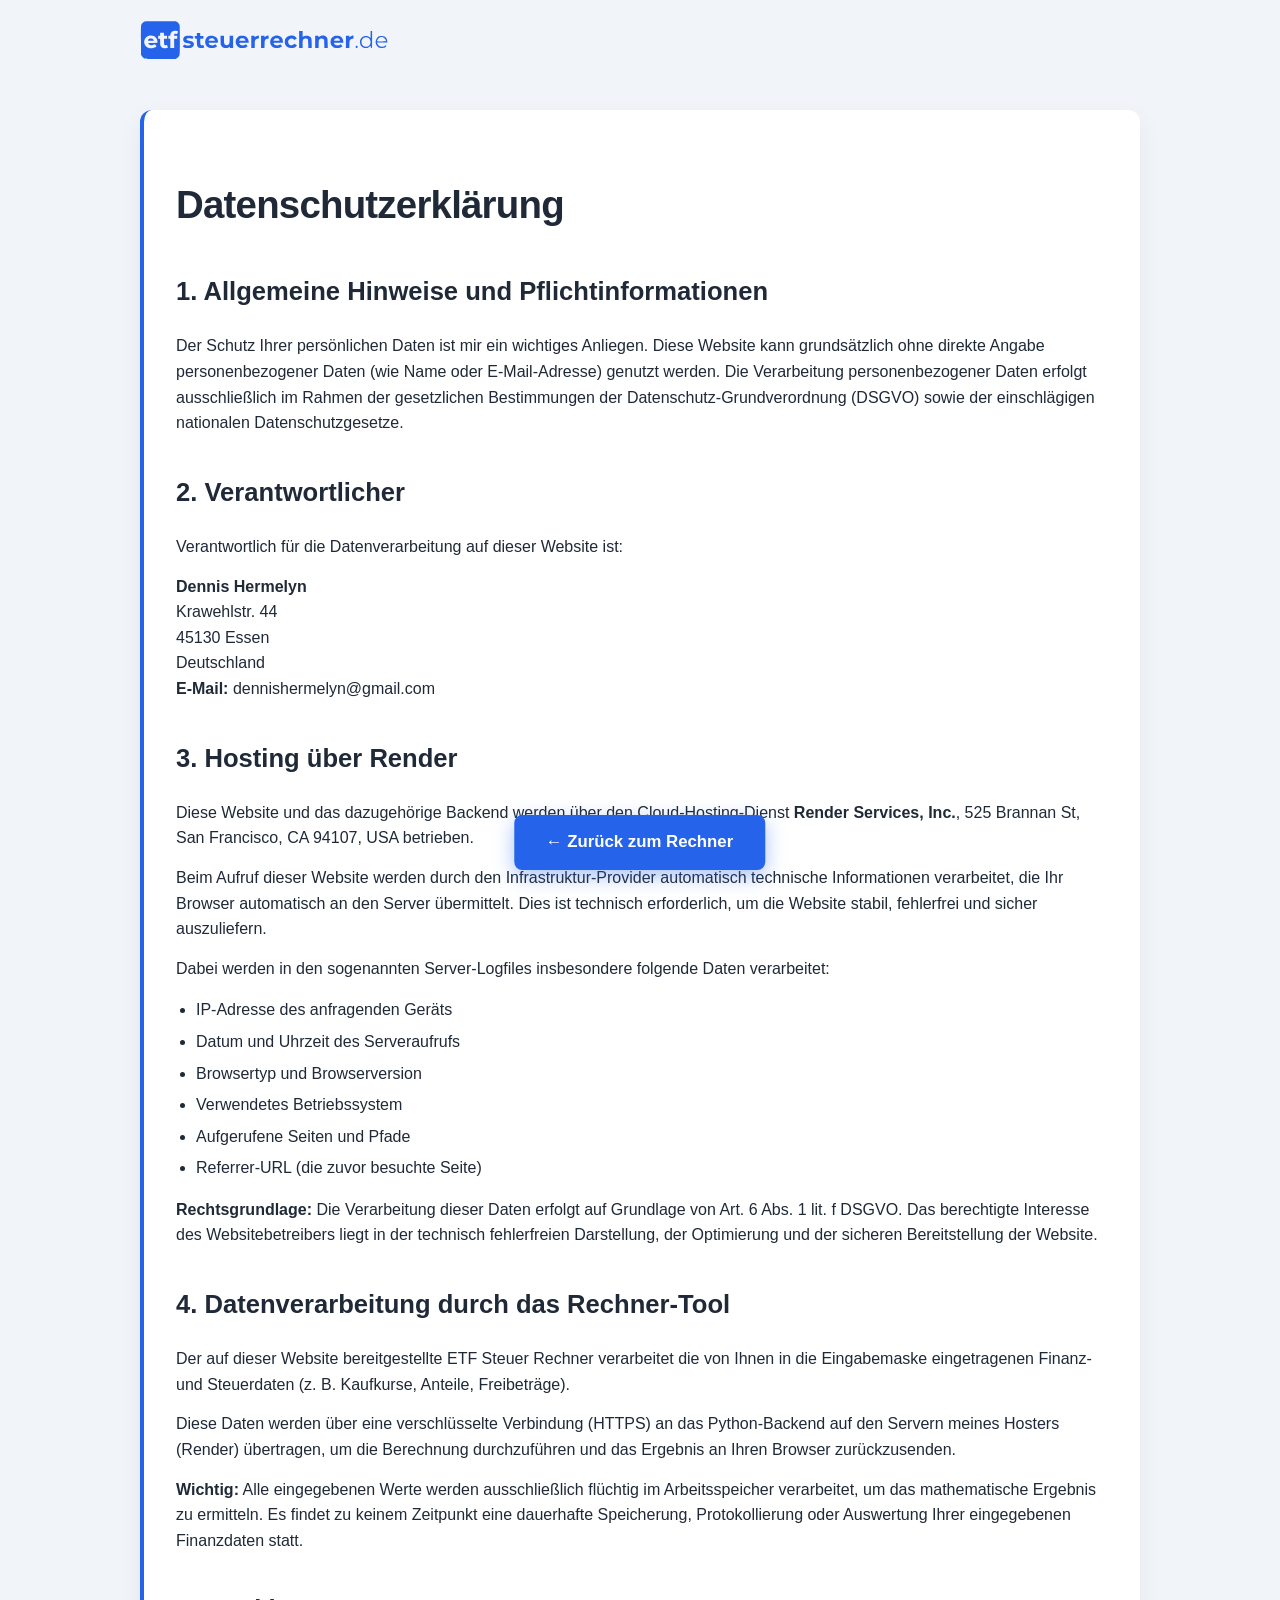
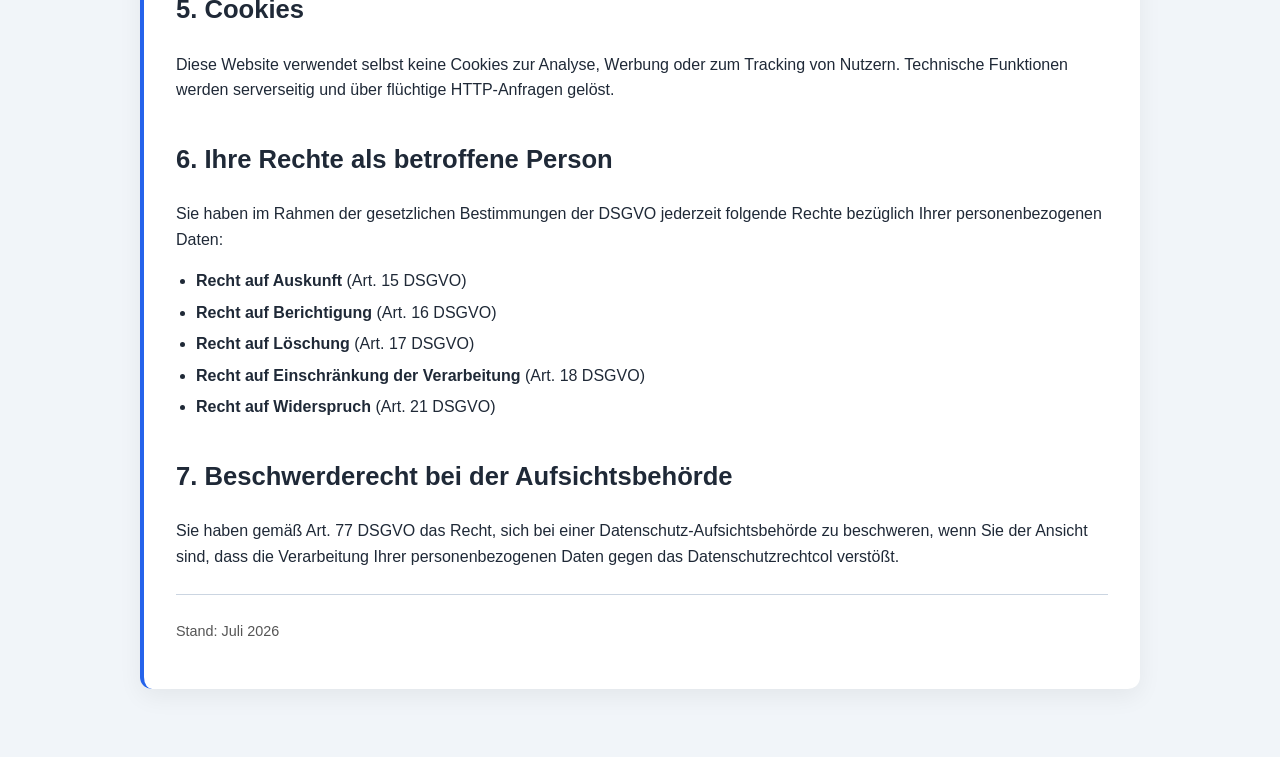
<file: templates/datenschutz.html>
<!DOCTYPE html>
<html lang="de">
<head>
    <meta charset="UTF-8">
    <meta name="viewport" content="width=device-width, initial-scale=1.0">
    <title>Datenschutzerklärung – ETF-Steuerrechner</title>
    <meta name="robots" content="noindex, follow">
    <link rel="stylesheet" href="/static/style.css">
</head>
<body>

    <header class="site-header">
        <div class="header-container">
            <a href="/" class="logo-link">
                <img src="/static/logo.svg" alt="ETF-Steuerrechner Logo" class="site-logo">
            </a>
        </div>
    </header>

    <main class="container">
        <section class="hero">
            <h1>Datenschutzerklärung</h1>
            
            <h2>1. Allgemeine Hinweise und Pflichtinformationen</h2>
            <p>
                Der Schutz Ihrer persönlichen Daten ist mir ein wichtiges Anliegen. Diese Website kann grundsätzlich ohne direkte Angabe personenbezogener Daten (wie Name oder E-Mail-Adresse) genutzt werden. 
                Die Verarbeitung personenbezogener Daten erfolgt ausschließlich im Rahmen der gesetzlichen Bestimmungen der Datenschutz-Grundverordnung (DSGVO) sowie der einschlägigen nationalen Datenschutzgesetze.
            </p>
            
            <h2>2. Verantwortlicher</h2>
            <p>Verantwortlich für die Datenverarbeitung auf dieser Website ist:</p>
            <p>
                <strong>Dennis Hermelyn</strong><br>
                Krawehlstr. 44<br>
                45130 Essen<br>
                Deutschland<br>
                <strong>E-Mail:</strong> dennishermelyn@gmail.com
            </p>
            
            <h2>3. Hosting über Render</h2>
            <p>
                Diese Website und das dazugehörige Backend werden über den Cloud-Hosting-Dienst <strong>Render Services, Inc.</strong>, 525 Brannan St, San Francisco, CA 94107, USA betrieben.
            </p>
            <p>
                Beim Aufruf dieser Website werden durch den Infrastruktur-Provider automatisch technische Informationen verarbeitet, die Ihr Browser automatisch an den Server übermittelt. Dies ist technisch erforderlich, um die Website stabil, fehlerfrei und sicher auszuliefern.
            </p>
            <p>Dabei werden in den sogenannten Server-Logfiles insbesondere folgende Daten verarbeitet:</p>
            <ul>
                <li>IP-Adresse des anfragenden Geräts</li>
                <li>Datum und Uhrzeit des Serveraufrufs</li>
                <li>Browsertyp und Browserversion</li>
                <li>Verwendetes Betriebssystem</li>
                <li>Aufgerufene Seiten und Pfade</li>
                <li>Referrer-URL (die zuvor besuchte Seite)</li>
            </ul>
            <p>
                <strong>Rechtsgrundlage:</strong> Die Verarbeitung dieser Daten erfolgt auf Grundlage von Art. 6 Abs. 1 lit. f DSGVO. Das berechtigte Interesse des Websitebetreibers liegt in der technisch fehlerfreien Darstellung, der Optimierung und der sicheren Bereitstellung der Website.
            </p>

            <h2>4. Datenverarbeitung durch das Rechner-Tool</h2>
            <p>
                Der auf dieser Website bereitgestellte ETF Steuer Rechner verarbeitet die von Ihnen in die Eingabemaske eingetragenen Finanz- und Steuerdaten (z. B. Kaufkurse, Anteile, Freibeträge). 
            </p>
            <p>
                Diese Daten werden über eine verschlüsselte Verbindung (HTTPS) an das Python-Backend auf den Servern meines Hosters (Render) übertragen, um die Berechnung durchzuführen und das Ergebnis an Ihren Browser zurückzusenden. 
            </p>
            <p>
                <strong>Wichtig:</strong> Alle eingegebenen Werte werden ausschließlich flüchtig im Arbeitsspeicher verarbeitet, um das mathematische Ergebnis zu ermitteln. Es findet zu keinem Zeitpunkt eine dauerhafte Speicherung, Protokollierung oder Auswertung Ihrer eingegebenen Finanzdaten statt.
            </p>

            <h2>5. Cookies</h2>
            <p>
                Diese Website verwendet selbst keine Cookies zur Analyse, Werbung oder zum Tracking von Nutzern. Technische Funktionen werden serverseitig und über flüchtige HTTP-Anfragen gelöst.
            </p>
            
            <h2>6. Ihre Rechte als betroffene Person</h2>
            <p>Sie haben im Rahmen der gesetzlichen Bestimmungen der DSGVO jederzeit folgende Rechte bezüglich Ihrer personenbezogenen Daten:</p>
            <ul>
                <li><strong>Recht auf Auskunft</strong> (Art. 15 DSGVO)</li>
                <li><strong>Recht auf Berichtigung</strong> (Art. 16 DSGVO)</li>
                <li><strong>Recht auf Löschung</strong> (Art. 17 DSGVO)</li>
                <li><strong>Recht auf Einschränkung der Verarbeitung</strong> (Art. 18 DSGVO)</li>
                <li><strong>Recht auf Widerspruch</strong> (Art. 21 DSGVO)</li>
            </ul>
            
            <h2>7. Beschwerderecht bei der Aufsichtsbehörde</h2>
            <p>
                Sie haben gemäß Art. 77 DSGVO das Recht, sich bei einer Datenschutz-Aufsichtsbehörde zu beschweren, wenn Sie der Ansicht sind, dass die Verarbeitung Ihrer personenbezogenen Daten gegen das Datenschutzrechtcol verstößt.
            </p>
            
            <hr class="trennlinie">
            <p style="font-size: 0.9em; color: #555;">Stand: Juli 2026</p>

            
            <!-- <p style="margin-top: 40px;">
                <a href="/" style="color: #2563eb; text-decoration: none; font-weight: bold;">← Zurück zum Rechner</a>
            </p> -->
            <a href="/" class="btn-back-fixed">← Zurück zum Rechner</a>
        </section>
    </main>

</body>
</html>
</file>
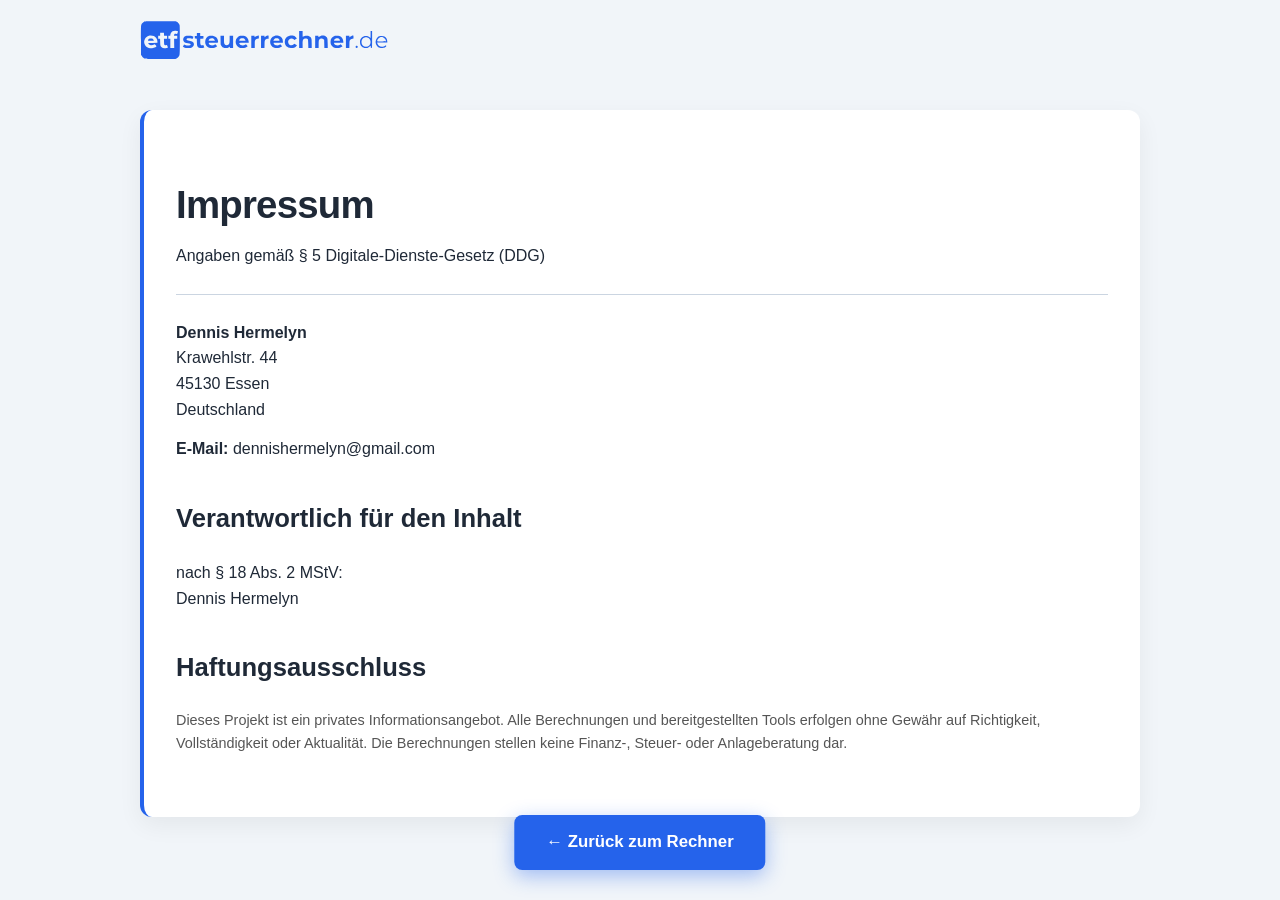
<file: templates/impressum.html>
<!DOCTYPE html>
<html lang="de">
<head>
    <meta charset="UTF-8">
    <meta name="viewport" content="width=device-width, initial-scale=1.0">
    <title>Impressum – ETF-Steuerrechner</title>
    <meta name="robots" content="noindex, follow">
    <link rel="stylesheet" href="/static/style.css">
</head>
<body>

    <header class="site-header">
        <div class="header-container">
            <a href="/" class="logo-link">
                <img src="/static/logo.svg" alt="ETF-Steuerrechner Logo" class="site-logo">
            </a>
        </div>
    </header>

    <main class="container">
        <section class="hero">
            <h1>Impressum</h1>
            <p>Angaben gemäß § 5 Digitale-Dienste-Gesetz (DDG)</p>
            
            <hr class="trennlinie">

            <p>
                <strong>Dennis Hermelyn</strong><br>
                Krawehlstr. 44<br>
                45130 Essen<br>
                Deutschland
            </p>
            <p><strong>E-Mail:</strong> dennishermelyn@gmail.com</p>

            <h2>Verantwortlich für den Inhalt</h2>
            <p>nach § 18 Abs. 2 MStV:<br>Dennis Hermelyn</p>

            <h2>Haftungsausschluss</h2>
            <p class="disclaimer">
                Dieses Projekt ist ein privates Informationsangebot. Alle Berechnungen und bereitgestellten Tools erfolgen ohne Gewähr auf Richtigkeit, Vollständigkeit oder Aktualität. Die Berechnungen stellen keine Finanz-, Steuer- oder Anlageberatung dar.
            </p>

            <a href="/" class="btn-back-fixed">← Zurück zum Rechner</a>

            <!-- <p style="margin-top: 40px;">
                <a href="/" style="color: #2563eb; text-decoration: none; font-weight: bold;">← Zurück zum Rechner</a>
            </p> -->
        </section>
    </main>

</body>
</html>
</file>
<file: static/style.css>
/* ==========================================================================
   1. GLOBAL & LAYOUT (Basis-Styling)
   ========================================================================== */
body {
  font-family: -apple-system, BlinkMacSystemFont, "Segoe UI", Roboto, Arial, sans-serif;
  line-height: 1.6;
  background: #f1f5f9;
  color: #1f2937;
  margin: 0;
}

p { 
  margin: 0 0 14px; 
}

.container {
  max-width: 1000px;
  margin: auto;
  padding: 40px 20px;
}

.site-header {
    width: 100%;
    background-color: transparent; 
    padding: 20px 0 0 0; /* Oben etwas Abstand, unten steuert das margin */
    margin-bottom: 10px; /* Drückt den nachfolgenden Content sanft nach unten */
}

/* Container, der sich an deine Seitenbreite anpasst */
.header-container {
    max-width: 1000px; /* Exakt an .container angepasst für perfekte Symmetrie */
    margin: 0 auto;
    padding: 0 20px;
    display: flex;
    justify-content: space-between; 
    align-items: center;
}

/* Die Klickfläche um das Logo */
.logo-link {
    display: inline-block;
    line-height: 0; /* Verhindert unschöne Abstände unter dem Bild */
}

/* Das Logo selbst begrenzen */
.site-logo {
    width: auto;
    height: 40px; /* Kontrolliert die Höhe. 40px ist ideal für Desktop & Mobil */
    max-width: 250px; /* Verhindert, dass es zu breit gezogen wird */
    display: block;
}

/* ==========================================================================
   2. SEKTIONEN & BLÖCKE (Hero, Tool, FAQ)
   ========================================================================== */
.hero, .faq {
  background: #ffffff;
  padding: 32px;
  border-radius: 12px;
  box-shadow: 0 8px 24px rgba(0,0,0,0.06);
  margin-bottom: 28px;
  border-left: 4px solid #2563eb;
}

.tool {
  background: #ffffff;
  padding: 30px;
  border-radius: 12px;
  margin: 50px 0 10px 0;
  box-shadow: 0 12px 30px rgba(0,0,0,0.08);
  border: 1px solid #e5e7eb;
  border-left: 4px solid #2563eb;
}

.box { 
  padding: 20px; 
  background: #f8fafc; 
  margin-top: 20px; 
  border-radius: 8px; 
  border: 1px solid #e2e8f0; 
}

/* ==========================================================================
   3. TYPOGRAFIE & DEKO-ELEMENTE
   ========================================================================== */
h1 {
  font-size: 2.4rem;
  margin-bottom: 8px;
  letter-spacing: -0.02em;
}

h2 {
  font-size: 1.6rem;
  margin-top: 36px;
}

ul { 
  padding-left: 20px; 
}

li { 
  margin-bottom: 6px; 
}

hr.trennlinie {
  border: none;
  border-top: 1px solid #cbd5e1;
  margin: 25px 0;
  opacity: 1;
}

iframe {
  width: 100%;
  height: 90vh;
  border: none;
  display: block;
}

footer {
  margin-top: 40px;
  font-size: 0.9em;
  color: #555;
}

.disclaimer {
  font-size: 0.9em;
  color: #555;
  margin-top: 2px;
  margin-bottom: 30px;
}

/* ==========================================================================
   4. FORMULARE, INPUTS & UTILITIES (Light Mode)
   ========================================================================== */
.form-group { 
  margin-bottom: 18px; 
}

label { 
  display: block; 
  font-weight: 600; 
  margin-bottom: 6px; 
  font-size: 0.95rem;
}

/* Einheitliches Styling für alle Eingabefelder */
input[type="number"], 
input[type="date"], 
input[type="text"], 
select { 
  width: 100%; 
  height: 42px;
  padding: 8px 12px;
  box-sizing: border-box; 
  border: 1px solid #cbd5e1; 
  border-radius: 6px; 
  background-color: #ffffff;
  color: #1f2937;
  font-family: inherit;
  font-size: 16px; /* Verhindert iOS-Autofokus-Zoom */
  line-height: normal;
  -webkit-appearance: none;
  appearance: none;
  transition: border-color 0.2s, box-shadow 0.2s;
} 

input[type="number"]:focus, 
input[type="date"]:focus, 
input[type="text"]:focus, 
select:focus {
  outline: none;
  border-color: #2563eb;
  box-shadow: 0 0 0 3px rgba(37, 99, 235, 0.15);
}

/* Checkbox-Gruppe Ausrichtung */
.checkbox-group {
  display: flex;
  align-items: center;
  gap: 8px;
  margin-top: 15px;
}

.checkbox-group label {
  display: inline;
  margin-bottom: 0;
  cursor: pointer;
}

.checkbox-group input[type="checkbox"] {
  width: auto;
  cursor: pointer;
  margin: 0;
}

/* ==========================================================================
   5. SPEZIFISCHE WIDGETS (Suchvorschläge, CSV Dropzone, Tooltips)
   ========================================================================== */
/* Suchergebnisse Dropdown */
#such_ergebnisse {
  display: none;
  position: absolute;
  width: 100%;
  max-height: 200px;
  overflow-y: auto;
  z-index: 1000;
  border: 1px solid #cbd5e1; 
  border-radius: 6px;
  background-color: #ffffff; 
  box-shadow: 0px 4px 10px rgba(0, 0, 0, 0.08);
  margin-top: 4px;
}

.search-suggestion {
  padding: 10px 12px; 
  cursor: pointer;
  background-color: #ffffff;
  color: #1f2937; 
  font-family: inherit;
  font-size: 1rem; 
}

.search-suggestion:hover {
  background-color: #2563eb !important; 
  color: #ffffff !important;
}

/* CSV Upload Dropzone */
.upload-dropzone {
  border: 2px dashed #cbd5e1;
  border-radius: 6px;
  padding: 12px 20px; 
  text-align: center;
  background-color: #ffffff;
  cursor: pointer;
  transition: border-color 0.2s, background-color 0.2s, box-shadow 0.2s;
}

.upload-dropzone.dragover {
  border-color: #2563eb;
  background-color: rgba(37, 99, 235, 0.05);
  box-shadow: 0 0 0 3px rgba(37, 99, 235, 0.15);
}

.dropzone-content {
  display: flex;
  flex-direction: row; 
  align-items: center;
  justify-content: center;
  gap: 15px;
  flex-wrap: wrap;
}

.dropzone-icon { font-size: 1.3rem; }
.dropzone-text { margin: 0; color: #475569; font-size: 0.9rem; }
.dropzone-text strong { color: #2563eb; }

.file-name-preview {
  font-size: 0.95rem;
  font-weight: 700;
  color: #1f2937;
  border-left: 2px solid #cbd5e1;
  padding-left: 15px;
}


.tooltip-icon {
  display: inline-flex;
  align-items: center;
  justify-content: center;
  width: 16px;
  height: 16px;
  background-color: #cbd5e1;
  color: #475569;
  font-size: 0.75rem;
  font-weight: bold;
  border-radius: 50%;
  margin-left: 6px;
  cursor: help;
  position: relative;
  vertical-align: middle;
}

.tooltip-icon::after {
  content: attr(data-tooltip);
  position: absolute;
  bottom: 130%;
  left: 50%;
  transform: translateX(-50%);
  width: 260px;
  padding: 8px 12px;
  background-color: #1e293b;
  color: #ffffff;
  font-size: 0.85rem;
  font-weight: normal;
  line-height: 1.4;
  border-radius: 6px;
  box-shadow: 0 4px 12px rgba(0, 0, 0, 0.15);
  z-index: 1000;
  opacity: 0;
  pointer-events: none;
  transition: opacity 0.2s ease, transform 0.2s ease;
}

.tooltip-icon::before {
  content: "";
  position: absolute;
  bottom: 110%;
  left: 50%;
  transform: translateX(-50%);
  border-width: 6px;
  border-style: solid;
  border-color: #1e293b transparent transparent transparent;
  z-index: 1000;
  opacity: 0;
  pointer-events: none;
  transition: opacity 0.2s ease;
}

.tooltip-icon:hover::after, .tooltip-icon:hover::before {
  opacity: 1;
}

/* --- EINHEITLICHE SYSTEM-MELDUNGEN --- */

/* Gemeinsame Basis für alle Boxen */
.message-box {
    padding: 12px 16px;
    border-radius: 6px;
    font-size: 0.9rem;
    font-weight: 500;
    line-height: 1.4;
    margin: 12px 0;
    border: 1px solid transparent;
}

/* ⚠️ WARNUNGEN (z.B. Unvollständige Zeilen) */
.message-warning {
    background-color: #fffbeb; /* Sanftes Gelb */
    border-color: #fde047;
    color: #b45309;
}

/* 🛑 FEHLER (Für Abbrüche oder Serverfehler) */
.message-error {
    background-color: #fff1f2; /* Sanftes Rot */
    border-color: #fecdd3;
    color: #e11d48;
}

/* --- DARK MODE ERGÄNZUNGEN --- */
@media (prefers-color-scheme: dark) {
    /* Warnungen im Dark Mode */
    .message-warning {
        background-color: rgba(251, 191, 36, 0.1) !important; /* Transparentes Amber */
        border-color: rgba(251, 191, 36, 0.4) !important;
        color: #fcd34d !important;
    }

    /* Fehler im Dark Mode */
    .message-error {
        background-color: rgba(244, 63, 94, 0.1) !important; /* Transparentes Rose */
        border-color: rgba(244, 63, 94, 0.4) !important;
        color: #fda4af !important;
    }
}

/* ==========================================================================
   6. TABELLEN & BUTTONS (Desktop-Ansicht)
   ========================================================================== */
table { 
  width: 100%; 
  border-collapse: collapse; 
  margin-top: 20px; 
  margin-bottom: 15px;
}

th, td { 
  padding: 12px 10px; 
  text-align: left; 
}

th { 
  background-color: #f1f5f9; 
  font-weight: 600;
  color: #475569;
}

td {
  color: #000000; /* Sattes Schwarz für gute Lesbarkeit der Werte */
  font-weight: 600;
}

.btn-add { 
  background-color: #2563eb;
  color: white; 
  border: none; 
  padding: 10px 20px; 
  border-radius: 6px; 
  cursor: pointer; 
  font-weight: 600;
  margin-top: 10px; 
  transition: background 0.2s;
}
.btn-add:hover { background-color: #1d4ed8; }

.btn-delete { 
  background-color: #ef4444;
  color: white; 
  border: none; 
  padding: 6px 12px; 
  border-radius: 6px; 
  cursor: pointer; 
  font-size: 0.9rem;
  transition: background 0.2s;
}
.btn-delete:hover { background-color: #dc2626; }

/* Akkoridons & Modals */
details { margin-bottom: 12px; }
summary { cursor: pointer; font-weight: bold; padding: 10px 0; }
summary:hover { color: #2563eb; }

.modal {
  display: none;
  position: fixed;
  z-index: 1000;
  left: 0; top: 0; width: 100%; height: 100%;
  background-color: rgba(0,0,0,0.5);
}

.modal-content {
  background: white;
  color: #1f2937;
  margin: 5% auto;
  padding: 30px;
  border-radius: 10px;
  max-width: 700px;
  max-height: 80vh;
  overflow-y: auto;
}

.close {
  float: right;
  font-size: 28px;
  cursor: pointer;
  position: sticky;
  top: 0;
}

button:active, 
.btn-add:active, 
.btn-delete:active {
  transform: scale(0.96); /* Der Button schrumpft beim Drücken um 4% */
  box-shadow: inset 0 2px 4px rgba(0, 0, 0, 0.2); /* Erzeugt einen inneren Schatten für Tiefe */
  filter: brightness(0.9); /* Macht die Farbe ganz leicht dunkler */
}

/* Sorgt dafür, dass alle Buttons geschmeidig federn */
button, .btn-add, .btn-delete {
  transition: transform 0.1s ease, background-color 0.2s, box-shadow 0.2s;
}

/* Überschreibt nur die Hintergrundfarbe und den Rahmen für den Löschknopf */
.btn-add.btn-danger {
    background-color: #dc3545;
    border-color: #dc3545;
    color: white;
}

/* Optional: Ein etwas dunkleres Rot, wenn man mit der Maus darüber fährt */
.btn-add.btn-danger:hover {
    background-color: #c82333;
    border-color: #bd2130;
}

/* Styling für die Einklapp-Knöpfe (Nutzt dein blaues Design) */
.btn-toggle-table {
    width: 100%;
    background-color: #2563eb;
    color: white; 
    border: none; 
    padding: 10px 20px; 
    border-radius: 6px; 
    cursor: pointer; 
    font-weight: 600;
    margin-top: 10px; 
    margin-bottom: 10px;
    transition: background 0.2s;
    text-align: center;
}

/* Hover-Effekt wie bei .btn-add */
.btn-toggle-table:hover { 
    background-color: #1d4ed8; 
}

/* Die Platzhalter-Zeile im Light Mode */
.placeholder-row td {
    text-align: center;
    font-style: italic;
    background-color: #f1f5f9 !important;
    color: #64748b;
    padding: 12px !important;
    font-size: 0.95em;
    border: 1px dashed #cbd5e1;
}

/* ==========================================================================
   7. RECHNER-ERGEBNISSE (KPI Cards & PDF)
   ========================================================================== */
#ergebnis_container h2 {
  margin-top: 0;
  color: #2563eb; 
}

.kpi-wrapper {
  display: flex; 
  justify-content: space-between; 
  gap: 20px; 
  margin-bottom: 30px;
}

.kpi-card {
  flex: 1; 
  background: #f8fafc; 
  padding: 20px; 
  border-radius: 8px; 
  box-shadow: inset 0 0 0 1px #e2e8f0; 
  text-align: center;
}

.kpi-label {
  font-size: 0.85rem; 
  color: #64748b; 
  font-weight: 700; 
  display: block; 
  margin-bottom: 8px;
  text-transform: uppercase; 
  letter-spacing: 0.05em;
}

.kpi-wert {
  font-size: 1.8rem; 
  font-weight: 800; 
  letter-spacing: -0.02em;
}

.kpi-green { color: #10b981; }
.kpi-red { color: #ef4444; }
.kpi-neutral { color: #1e293b; }

#btn_pdf_download {
  background: #2563eb; 
  color: white; 
  border: none; 
  padding: 12px 25px; 
  font-size: 1rem; 
  border-radius: 6px; 
  cursor: pointer; 
  font-weight: 600;
  transition: background 0.2s, transform 0.1s;
}
#btn_pdf_download:hover { background: #1d4ed8; }
#btn_pdf_download:active { transform: scale(0.98); }


/* Fixierter, zentrierter und größerer Zurück-Button */
.btn-back-fixed { 
  position: fixed;
  bottom: 30px; /* Etwas mehr Abstand nach unten für moderne Smartphones */
  left: 50%;
  transform: translateX(-50%); /* Perfekte Zentrierung unabhängig von der Textlänge */
  background-color: #2563eb;
  color: white !important;
  text-decoration: none;
  border: none; 
  padding: 14px 32px; /* Größeres Padding für mehr Klickfläche (vorher 12px 24px) */
  border-radius: 8px; /* Leicht abgerundeter für den moderneren Look */
  cursor: pointer; 
  font-weight: 600;
  font-size: 1.05rem; /* Schriftgröße minimal angehoben */
  box-shadow: 0 6px 20px rgba(37, 99, 235, 0.4); /* Kräftigerer Schatten, da der Button jetzt im Fokus steht */
  transition: background 0.2s, transform 0.2s;
  z-index: 1000;
  white-space: nowrap; /* Verhindert ungewollten Zeilenumbruch auf kleinen Screens */
}

.btn-back-fixed:hover { 
  background-color: #1d4ed8;
  /* Kombiniert das Hover-Anheben mit der Zentrierung, sonst bricht das Layout */
  transform: translateX(-50%) translateY(-2px); 
}


/* ==========================================================================
   8. MOBIL-OPTIMIERUNG (Responsive / Media Queries < 600px)
   ========================================================================== */
@media (max-width: 600px) {
  /* Layout-Stauchung */
  .container { padding: 10px; max-width: 100%; }
  
  .tool {
    margin-left: -10px;
    margin-right: -10px;
    border-radius: 0;
    border-left: none;
    padding: 20px 15px;
  }

  h1 { font-size: 1.8rem; }
  h2 { font-size: 1.3rem; }
  body { font-size: 17px; padding-bottom: 90px; }
  
  .modal-content {
    margin: 10% 10px;
    padding: 20px;
    max-width: 100%;
    max-height: 85vh;
  }

  .form-group label {
    position: relative; /* Das Label wird jetzt der absolute Anker für den Tooltip */
    display: block;
  }

  .tooltip-icon {
    position: static; /* Hebt die Desktop-Verankerung auf dem kleinen Icon auf */
  }

  .tooltip-icon::after {
    left: 0 !important;
    right: 0 !important;
    bottom: 110% !important;
    margin: 0 auto !important; /* Zentriert den Tooltip perfekt über der gesamten Label-Breite */
    transform: none !important;
    width: auto !important;
    max-width: 100% !important; /* Nutzt maximal die Breite des Formularfeldes */
    box-sizing: border-box;
  }

  /* Den kleinen Pfeil blenden wir mobil aus, da er nicht mehr sauber auf das Icon zeigen kann */
  .tooltip-icon::before {
    display: none !important;
  }

  /* Tooltip Aktivierung per Touch/Hover im mobilen Zustand */
  .tooltip-icon:hover::after,
  .tooltip-icon:active::after {
    opacity: 1 !important;
  }
  

  /* Flexible Buttons */
  div[style*="display: flex; gap: 10px;"] {
    flex-direction: column;
    gap: 8px !important;
  }
  
  div[style*="display: flex; gap: 10px;"] button {
    width: 100%;
  }

  /* ==========================================================================
     🎯 TABELLEN-ZUM-KARTEN-STAPEL (NUR für die Kaufhistorie-Tabellen!)
     ========================================================================== */
  
  /* Wir zwingen AUSSCHLIESSLICH die drei Bodys deiner Kauf-Tabellen ins Block-Layout */
  #tabelle_body, #sparplan_tabelle_body, #tr_tabelle_body,
  #tabelle_body tr, #sparplan_tabelle_body tr, #tr_tabelle_body tr,
  #tabelle_body td, #sparplan_tabelle_body td, #tr_tabelle_body td { 
    display: block !important; 
    width: 100% !important;
    box-sizing: border-box !important;
  }
  
  /* Blendet die Tabellenüberschriften (thead) NUR für die Kauf-Tabellen aus */
  table:has(#tabelle_body) thead,
  table:has(#sparplan_tabelle_body) thead,
  table:has(#tr_tabelle_body) thead { 
    position: absolute !important;
    top: -9999px !important;
    left: -9999px !important;
  }
  
  /* Jede Tabellenzeile der Kauf-Tabellen wird zu einer Grid-Karte */
  #tabelle_body tr, #sparplan_tabelle_body tr, #tr_tabelle_body tr { 
    background: #ffffff !important;
    border: 1px solid #e2e8f0 !important;
    border-radius: 8px !important;
    padding: 12px !important;
    margin-bottom: 12px !important;
    box-shadow: 0 1px 3px rgba(0,0,0,0.05) !important;
    
    display: grid !important;
    grid-template-columns: 1fr 1fr !important; /* Zwei exakt gleich breite Spalten */
    gap: 10px !important; 
  }
  
  /* Zellen-Eigenschaften für die Kauf-Tabellen zurücksetzen */
  #tabelle_body td, #sparplan_tabelle_body td, #tr_tabelle_body td { 
    border: none !important; 
    padding: 0 !important;
    position: relative !important;
    width: 100% !important;
  }

  /* Die vierte Zelle (Löschen-Button) zentriert das Icon unten rechts */
  #tabelle_body td:nth-of-type(4),
  #sparplan_tabelle_body td:nth-of-type(4),
  #tr_tabelle_body td:nth-of-type(4) {
    display: flex !important;
    align-items: flex-end !important;
    justify-content: flex-end !important;
  }

  /* Quadratischer Mülleimer-Button auf dem Handy */
  #tabelle_body td:nth-of-type(4) .btn-delete,
  #sparplan_tabelle_body td:nth-of-type(4) .btn-delete,
  #tr_tabelle_body td:nth-of-type(4) .btn-delete {
    width: 42px !important;  
    height: 42px !important; 
    margin: 0 !important;
    padding: 0 !important;
    display: flex !important;
    align-items: center !important;
    justify-content: center !important;
    font-size: 1.2rem !important;
    border-radius: 6px !important;
  }

  /* 📱 Automatische Mobil-Beschriftung NUR über den Kauf-Tabellen-Feldern */
  #tabelle_body td:nth-of-type(1)::before,
  #sparplan_tabelle_body td:nth-of-type(1)::before,
  #tr_tabelle_body td:nth-of-type(1)::before { 
    content: "Kaufdatum:"; font-weight: 600; font-size: 12px; color: #64748b; display: block; margin-bottom: 2px; 
  }
  
  #tabelle_body td:nth-of-type(2)::before,
  #sparplan_tabelle_body td:nth-of-type(2)::before,
  #tr_tabelle_body td:nth-of-type(2)::before { 
    content: "Anzahl Anteile:"; font-weight: 600; font-size: 12px; color: #64748b; display: block; margin-bottom: 2px; 
  }
  
  #tabelle_body td:nth-of-type(3)::before,
  #sparplan_tabelle_body td:nth-of-type(3)::before,
  #tr_tabelle_body td:nth-of-type(3)::before { 
    content: "Kaufpreis pro Anteil:"; font-weight: 600; font-size: 12px; color: #64748b; display: block; margin-bottom: 2px; 
  }
  
  #tabelle_body td:nth-of-type(4)::before,
  #sparplan_tabelle_body td:nth-of-type(4)::before,
  #tr_tabelle_body td:nth-of-type(4)::before { 
    content: ""; display: block; 
  }

  /* Rechner-Ergebnis KPI Cards untereinander stapeln */
  .kpi-wrapper {
    flex-direction: column !important;
    gap: 12px !important;
    margin-bottom: 20px !important;
  }
  .kpi-card { padding: 15px !important; }
  .kpi-wert { font-size: 1.5rem !important; }
  #btn_pdf_download { width: 100% !important; text-align: center !important; }
} /* <-- Schließt die Media-Query (max-width: 600px) ab */


/* Sticky Mobile Button (Falls aktiv genutzt) */
.mobile-tool-button { display: none; }
@media (max-width: 600px) {
  .mobile-tool-button {
    display: none;
    position: fixed;
    bottom: 16px; left: 16px; right: 16px;
    background: #2563eb; color: white; text-align: center;
    padding: 12px; border-radius: 8px; font-weight: 600; font-size: 15px;
    z-index: 999;
  }
  .mobile-tool-button.visible { display: block; }

  .header-container {
    padding: 10px 15px 0 15px !important;
  }
}


/* ==========================================================================
   9. GLOBALER DARK MODE (Greift vollautomatisch über Systemsteuerung)
   ========================================================================== */
@media (prefers-color-scheme: dark) {
  body { background: #0f172a; color: #e5e7eb; }
  .hero, .tool, .faq { background: #1e293b; border: 1px solid #334155; }
  .box { background: #1e293b; border-color: #334155; }
  footer, .disclaimer { color: #cbd5f5; }
  summary:hover { color: #60a5fa; }
  hr.trennlinie { border-top-color: #334155; }
  
  /* Formulare & Inputs im Dark Mode */
  input[type="number"], 
  input[type="date"], 
  input[type="text"], 
  select {
    background-color: #334155 !important;
    border-color: #475569 !important;
    color: #f8fafc !important;
  }
  input[type="number"]:focus, input[type="date"]:focus, input[type="text"]:focus, select:focus {
    border-color: #60a5fa !important;
  }
  
  /* Tabellen & KPI Cards im Dark Mode */
  th { background-color: #334155; color: #cbd5e1; }
  td { color: #ffffff !important; }
  #ergebnis_container h2 { color: #60a5fa; }
  .kpi-card { background: #1e293b; box-shadow: inset 0 0 0 1px #334155; }
  .kpi-label { color: #94a3b8; }
  .kpi-neutral { color: #f8fafc; }
  
  /* Widgets (Suche, Dropzone, Tooltips) im Dark Mode */
  #such_ergebnisse {
    background-color: #334155 !important;
    border: 1px solid #475569 !important;
    box-shadow: 0px 4px 12px rgba(0, 0, 0, 0.4) !important;
  }
  .search-suggestion { background-color: #334155 !important; color: #f8fafc !important; }
  .search-suggestion:hover { background-color: #2563eb !important; color: #ffffff !important; }

  .upload-dropzone { background-color: #334155 !important; border-color: #475569 !important; }
  .upload-dropzone.dragover { border-color: #60a5fa !important; background-color: rgba(96, 165, 250, 0.08) !important; }
  .dropzone-text { color: #cbd5e1; }
  .dropzone-text strong { color: #60a5fa; }
  .file-name-preview { color: #e5e7eb !important; border-left-color: #475569; }

  .tooltip-icon { background-color: #475569; color: #cbd5e1; }
  .tooltip-icon::after { background-color: #0f172a; border: 1px solid #334155; }
  .tooltip-icon::before { border-color: #0f172a transparent transparent transparent; }

  /* 🎯 SPEZIFISCHE MOBIL-KARTEN FÜR DEN DARKMODE (Hält Ergebnisse & Vorabpauschale sauber!) */
  @media (max-width: 600px) {
    #tabelle_body tr, #sparplan_tabelle_body tr, #tr_tabelle_body tr {
      background: #1e293b !important;
      border-color: #334155 !important;
    }
    #tabelle_body td::before, #sparplan_tabelle_body td::before, #tr_tabelle_body td::before {
      color: #94a3b8 !important;
    }
  }

  .placeholder-row td {
    background-color: #1e293b !important;
    color: #94a3b8 !important;
    border-color: #334155 !important;
  }
}


#tabelle_body tr.row-hidden, 
#sparplan_tabelle_body tr.row-hidden, 
#tr_tabelle_body tr.row-hidden,
.row-hidden {
    display: none !important;
}
</file>
